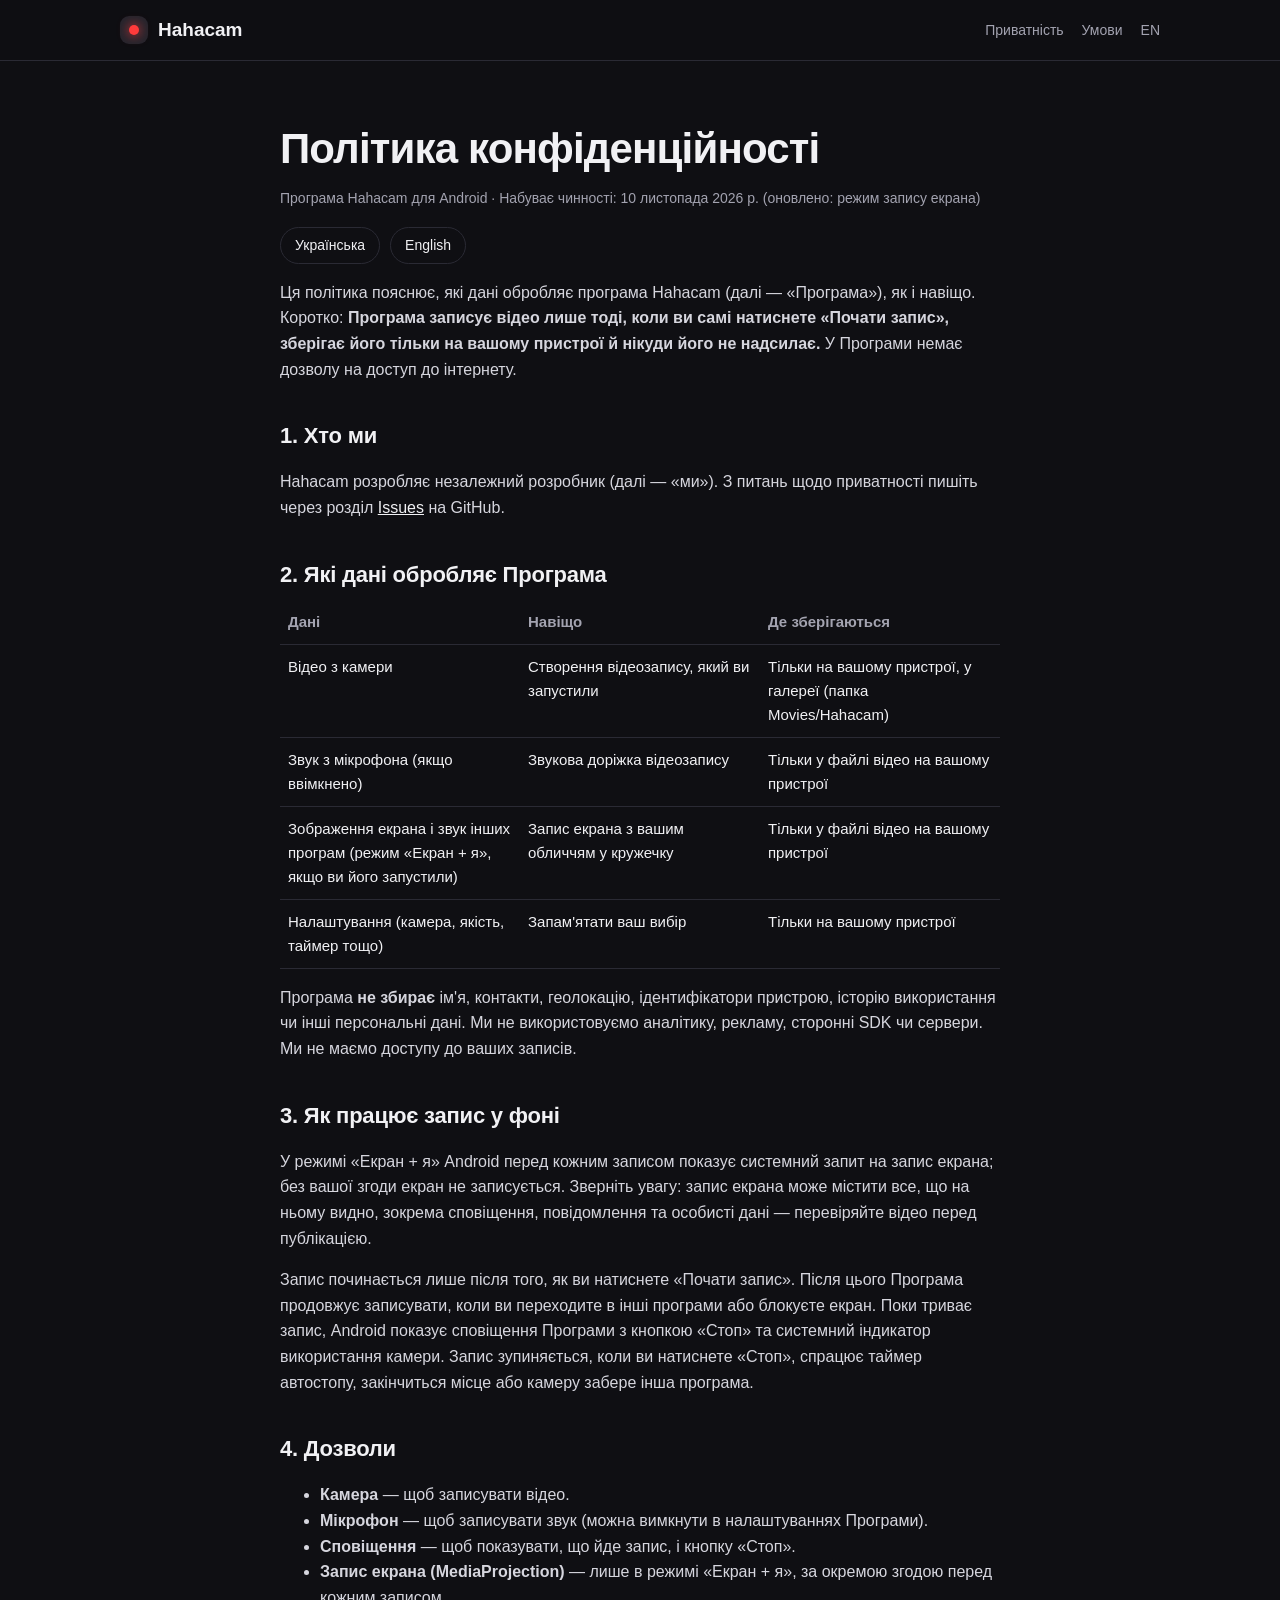
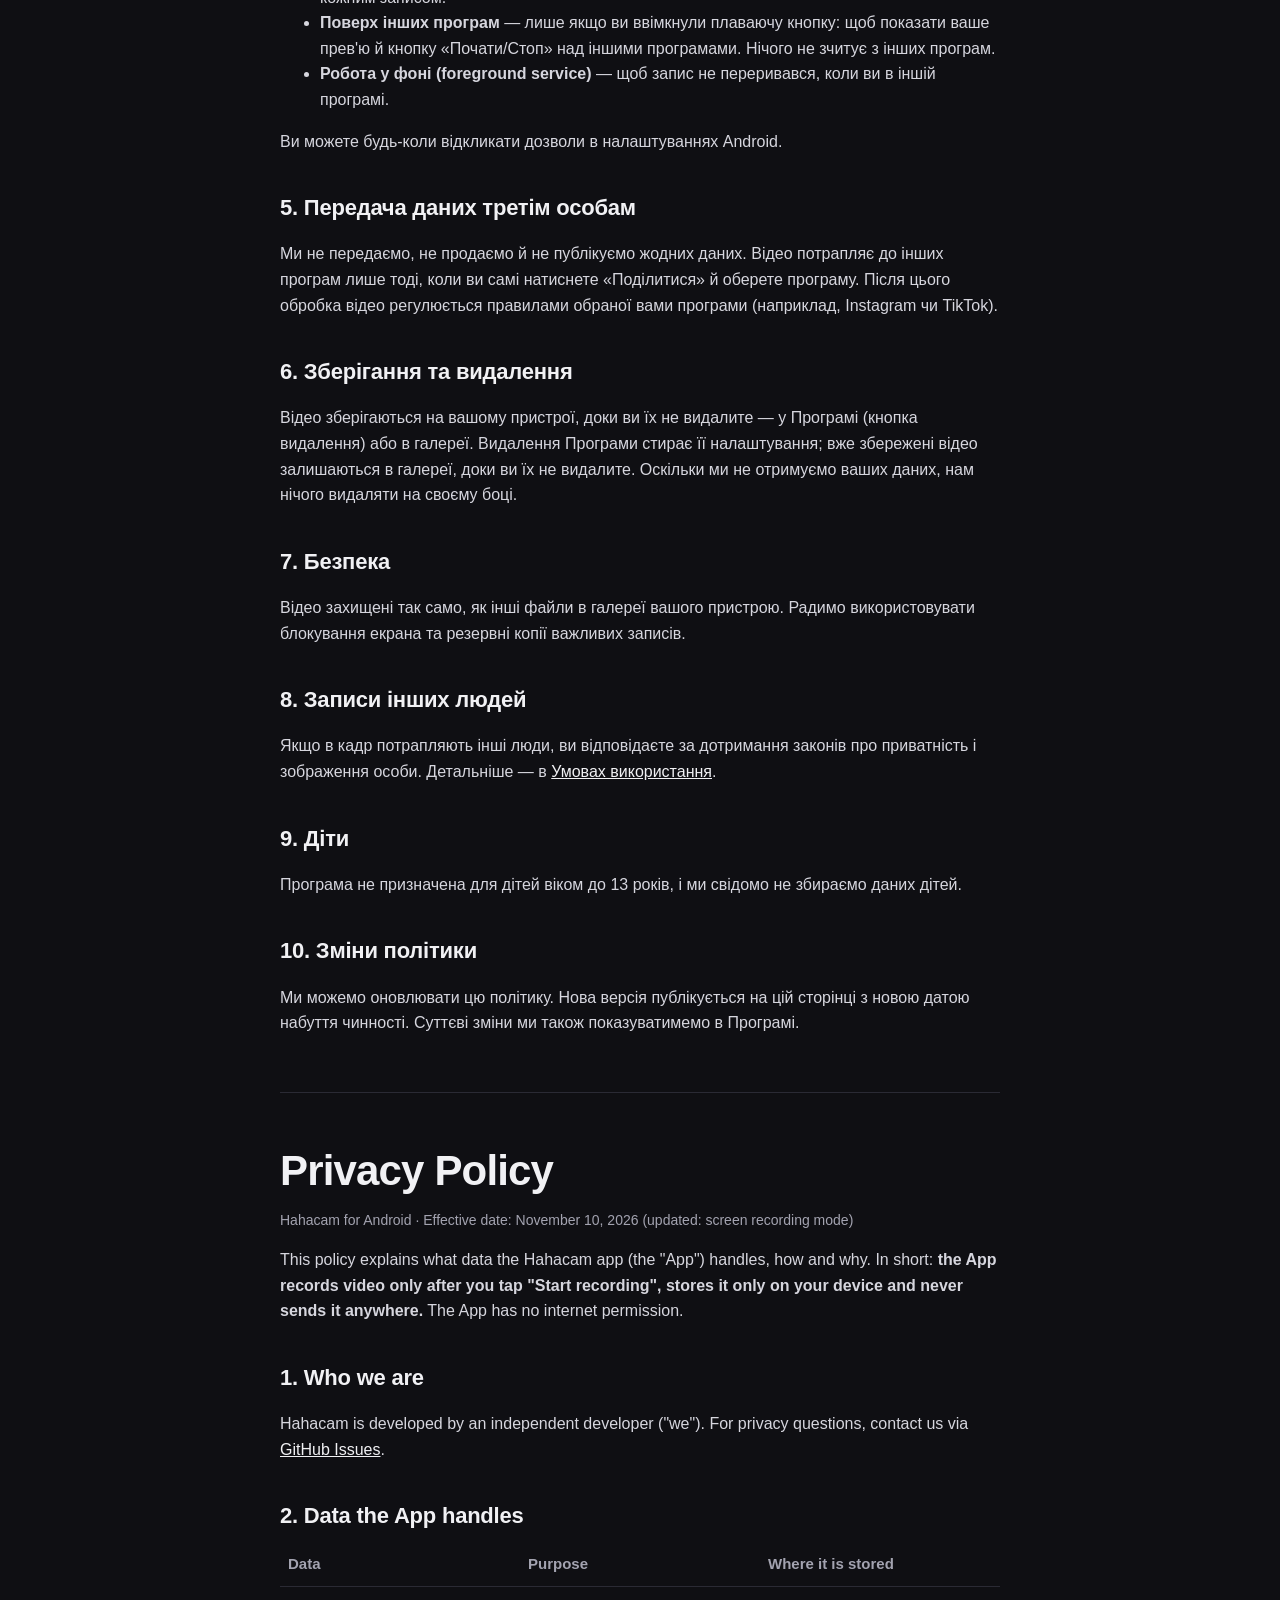
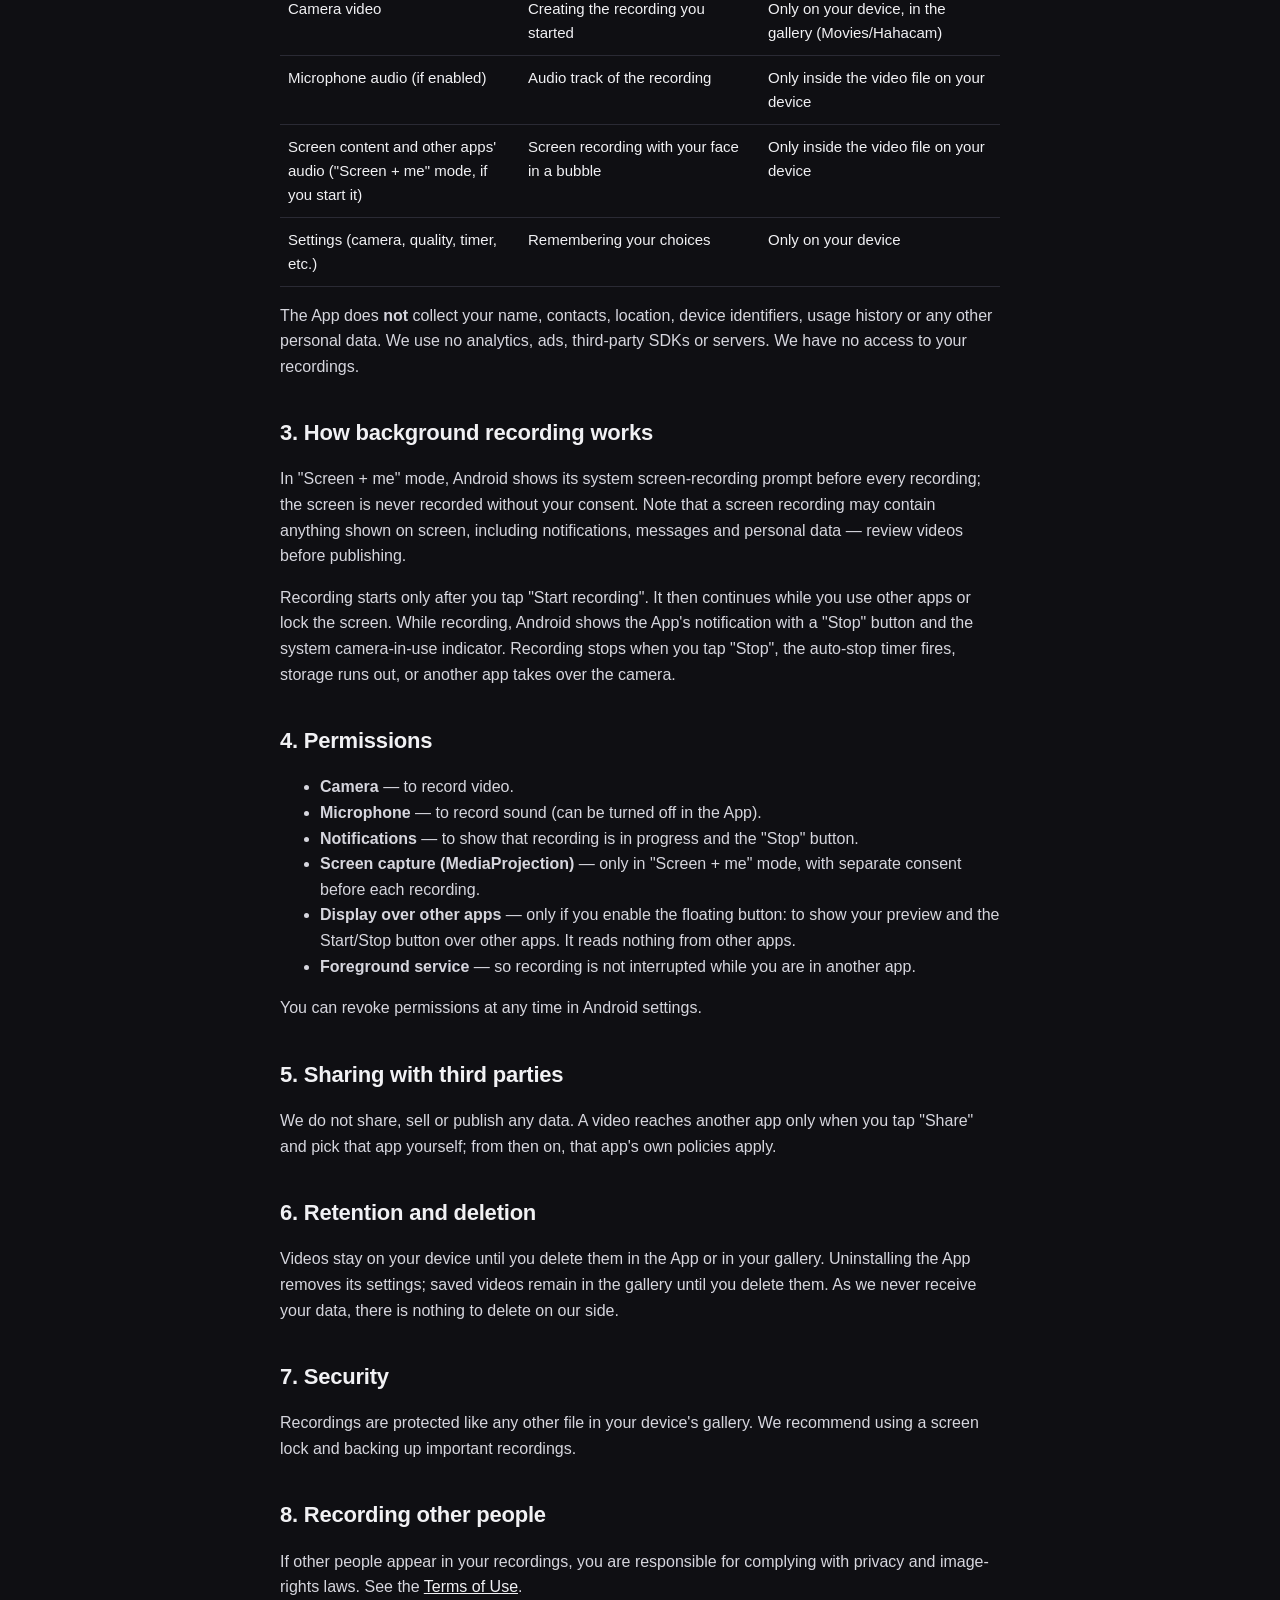
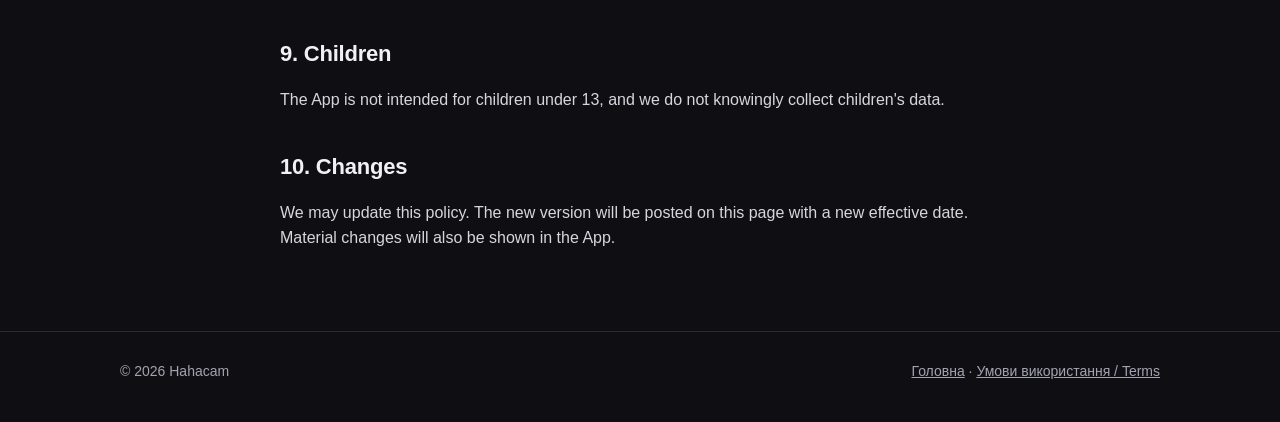
<file: site/privacy.html>
<!DOCTYPE html>
<html lang="uk">
<head>
  <meta charset="utf-8">
  <meta name="viewport" content="width=device-width, initial-scale=1">
  <title>Політика конфіденційності — Hahacam</title>
  <meta name="description" content="Політика конфіденційності програми Hahacam для Android. Privacy Policy of the Hahacam Android app.">
  <meta name="theme-color" content="#0f0f13">
  <link rel="icon" href="favicon.svg" type="image/svg+xml">
  <link rel="stylesheet" href="style.css">
</head>
<body>

<nav class="nav">
  <div class="wrap">
    <a class="logo" href="/"><span class="logo-dot"><span></span></span>Hahacam</a>
    <div class="nav-links"><a href="/privacy">Приватність</a><a href="/terms">Умови</a><a href="#en">EN</a></div>
  </div>
</nav>

<main class="legal">
  <h1>Політика конфіденційності</h1>
  <p class="meta">Програма Hahacam для Android · Набуває чинності: 10 листопада 2026 р. (оновлено: режим запису екрана)</p>
  <div class="lang"><a href="#uk">Українська</a><a href="#en">English</a></div>

  <div id="uk">
    <p>Ця політика пояснює, які дані обробляє програма Hahacam (далі — «Програма»), як і навіщо. Коротко: <b>Програма записує відео лише тоді, коли ви самі натиснете «Почати запис», зберігає його тільки на вашому пристрої й нікуди його не надсилає.</b> У Програми немає дозволу на доступ до інтернету.</p>

    <h2>1. Хто ми</h2>
    <p>Hahacam розробляє незалежний розробник (далі — «ми»). З питань щодо приватності пишіть через розділ <a href="https://github.com/andriyshevchenko/FaceCam/issues">Issues</a> на GitHub.</p>

    <h2>2. Які дані обробляє Програма</h2>
    <table>
      <tr><th>Дані</th><th>Навіщо</th><th>Де зберігаються</th></tr>
      <tr><td>Відео з камери</td><td>Створення відеозапису, який ви запустили</td><td>Тільки на вашому пристрої, у галереї (папка Movies/Hahacam)</td></tr>
      <tr><td>Звук з мікрофона (якщо ввімкнено)</td><td>Звукова доріжка відеозапису</td><td>Тільки у файлі відео на вашому пристрої</td></tr>
      <tr><td>Зображення екрана і звук інших програм (режим «Екран + я», якщо ви його запустили)</td><td>Запис екрана з вашим обличчям у кружечку</td><td>Тільки у файлі відео на вашому пристрої</td></tr>
      <tr><td>Налаштування (камера, якість, таймер тощо)</td><td>Запам'ятати ваш вибір</td><td>Тільки на вашому пристрої</td></tr>
    </table>
    <p>Програма <b>не збирає</b> ім'я, контакти, геолокацію, ідентифікатори пристрою, історію використання чи інші персональні дані. Ми не використовуємо аналітику, рекламу, сторонні SDK чи сервери. Ми не маємо доступу до ваших записів.</p>

    <h2>3. Як працює запис у фоні</h2>
    <p>У режимі «Екран + я» Android перед кожним записом показує системний запит на запис екрана; без вашої згоди екран не записується. Зверніть увагу: запис екрана може містити все, що на ньому видно, зокрема сповіщення, повідомлення та особисті дані — перевіряйте відео перед публікацією.</p>
    <p>Запис починається лише після того, як ви натиснете «Почати запис». Після цього Програма продовжує записувати, коли ви переходите в інші програми або блокуєте екран. Поки триває запис, Android показує сповіщення Програми з кнопкою «Стоп» та системний індикатор використання камери. Запис зупиняється, коли ви натиснете «Стоп», спрацює таймер автостопу, закінчиться місце або камеру забере інша програма.</p>

    <h2>4. Дозволи</h2>
    <ul>
      <li><b>Камера</b> — щоб записувати відео.</li>
      <li><b>Мікрофон</b> — щоб записувати звук (можна вимкнути в налаштуваннях Програми).</li>
      <li><b>Сповіщення</b> — щоб показувати, що йде запис, і кнопку «Стоп».</li>
      <li><b>Запис екрана (MediaProjection)</b> — лише в режимі «Екран + я», за окремою згодою перед кожним записом.</li>
      <li><b>Поверх інших програм</b> — лише якщо ви ввімкнули плаваючу кнопку: щоб показати ваше прев'ю й кнопку «Почати/Стоп» над іншими програмами. Нічого не зчитує з інших програм.</li>
      <li><b>Робота у фоні (foreground service)</b> — щоб запис не переривався, коли ви в іншій програмі.</li>
    </ul>
    <p>Ви можете будь-коли відкликати дозволи в налаштуваннях Android.</p>

    <h2>5. Передача даних третім особам</h2>
    <p>Ми не передаємо, не продаємо й не публікуємо жодних даних. Відео потрапляє до інших програм лише тоді, коли ви самі натиснете «Поділитися» й оберете програму. Після цього обробка відео регулюється правилами обраної вами програми (наприклад, Instagram чи TikTok).</p>

    <h2>6. Зберігання та видалення</h2>
    <p>Відео зберігаються на вашому пристрої, доки ви їх не видалите — у Програмі (кнопка видалення) або в галереї. Видалення Програми стирає її налаштування; вже збережені відео залишаються в галереї, доки ви їх не видалите. Оскільки ми не отримуємо ваших даних, нам нічого видаляти на своєму боці.</p>

    <h2>7. Безпека</h2>
    <p>Відео захищені так само, як інші файли в галереї вашого пристрою. Радимо використовувати блокування екрана та резервні копії важливих записів.</p>

    <h2>8. Записи інших людей</h2>
    <p>Якщо в кадр потрапляють інші люди, ви відповідаєте за дотримання законів про приватність і зображення особи. Детальніше — в <a href="/terms">Умовах використання</a>.</p>

    <h2>9. Діти</h2>
    <p>Програма не призначена для дітей віком до 13 років, і ми свідомо не збираємо даних дітей.</p>

    <h2>10. Зміни політики</h2>
    <p>Ми можемо оновлювати цю політику. Нова версія публікується на цій сторінці з новою датою набуття чинності. Суттєві зміни ми також показуватимемо в Програмі.</p>
  </div>

  <hr>

  <div id="en">
    <h1>Privacy Policy</h1>
    <p class="meta">Hahacam for Android · Effective date: November 10, 2026 (updated: screen recording mode)</p>
    <p>This policy explains what data the Hahacam app (the "App") handles, how and why. In short: <b>the App records video only after you tap "Start recording", stores it only on your device and never sends it anywhere.</b> The App has no internet permission.</p>

    <h2>1. Who we are</h2>
    <p>Hahacam is developed by an independent developer ("we"). For privacy questions, contact us via <a href="https://github.com/andriyshevchenko/FaceCam/issues">GitHub Issues</a>.</p>

    <h2>2. Data the App handles</h2>
    <table>
      <tr><th>Data</th><th>Purpose</th><th>Where it is stored</th></tr>
      <tr><td>Camera video</td><td>Creating the recording you started</td><td>Only on your device, in the gallery (Movies/Hahacam)</td></tr>
      <tr><td>Microphone audio (if enabled)</td><td>Audio track of the recording</td><td>Only inside the video file on your device</td></tr>
      <tr><td>Screen content and other apps' audio ("Screen + me" mode, if you start it)</td><td>Screen recording with your face in a bubble</td><td>Only inside the video file on your device</td></tr>
      <tr><td>Settings (camera, quality, timer, etc.)</td><td>Remembering your choices</td><td>Only on your device</td></tr>
    </table>
    <p>The App does <b>not</b> collect your name, contacts, location, device identifiers, usage history or any other personal data. We use no analytics, ads, third-party SDKs or servers. We have no access to your recordings.</p>

    <h2>3. How background recording works</h2>
    <p>In "Screen + me" mode, Android shows its system screen-recording prompt before every recording; the screen is never recorded without your consent. Note that a screen recording may contain anything shown on screen, including notifications, messages and personal data — review videos before publishing.</p>
    <p>Recording starts only after you tap "Start recording". It then continues while you use other apps or lock the screen. While recording, Android shows the App's notification with a "Stop" button and the system camera-in-use indicator. Recording stops when you tap "Stop", the auto-stop timer fires, storage runs out, or another app takes over the camera.</p>

    <h2>4. Permissions</h2>
    <ul>
      <li><b>Camera</b> — to record video.</li>
      <li><b>Microphone</b> — to record sound (can be turned off in the App).</li>
      <li><b>Notifications</b> — to show that recording is in progress and the "Stop" button.</li>
      <li><b>Screen capture (MediaProjection)</b> — only in "Screen + me" mode, with separate consent before each recording.</li>
      <li><b>Display over other apps</b> — only if you enable the floating button: to show your preview and the Start/Stop button over other apps. It reads nothing from other apps.</li>
      <li><b>Foreground service</b> — so recording is not interrupted while you are in another app.</li>
    </ul>
    <p>You can revoke permissions at any time in Android settings.</p>

    <h2>5. Sharing with third parties</h2>
    <p>We do not share, sell or publish any data. A video reaches another app only when you tap "Share" and pick that app yourself; from then on, that app's own policies apply.</p>

    <h2>6. Retention and deletion</h2>
    <p>Videos stay on your device until you delete them in the App or in your gallery. Uninstalling the App removes its settings; saved videos remain in the gallery until you delete them. As we never receive your data, there is nothing to delete on our side.</p>

    <h2>7. Security</h2>
    <p>Recordings are protected like any other file in your device's gallery. We recommend using a screen lock and backing up important recordings.</p>

    <h2>8. Recording other people</h2>
    <p>If other people appear in your recordings, you are responsible for complying with privacy and image-rights laws. See the <a href="/terms">Terms of Use</a>.</p>

    <h2>9. Children</h2>
    <p>The App is not intended for children under 13, and we do not knowingly collect children's data.</p>

    <h2>10. Changes</h2>
    <p>We may update this policy. The new version will be posted on this page with a new effective date. Material changes will also be shown in the App.</p>
  </div>
</main>

<footer>
  <div class="wrap">
    <span>© 2026 Hahacam</span>
    <span><a href="/">Головна</a> · <a href="/terms">Умови використання / Terms</a></span>
  </div>
</footer>
</body>
</html>
</file>
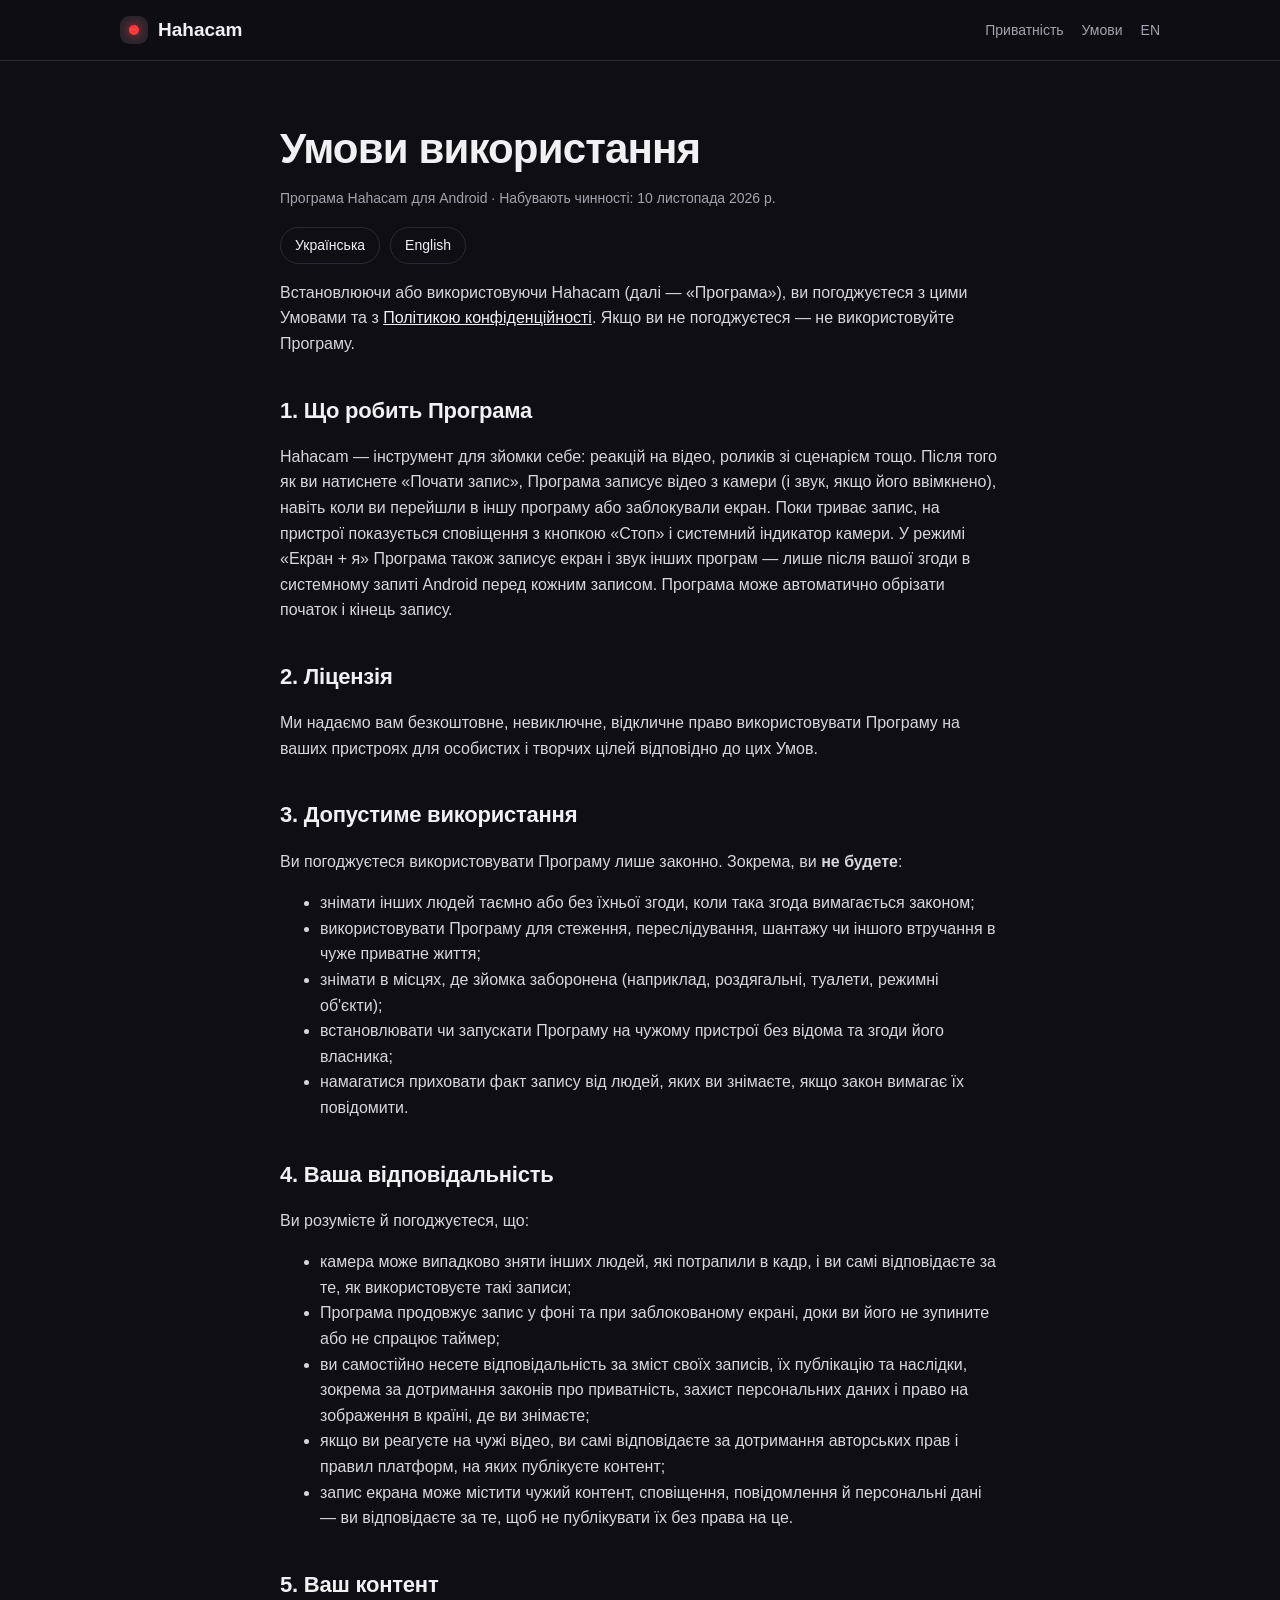
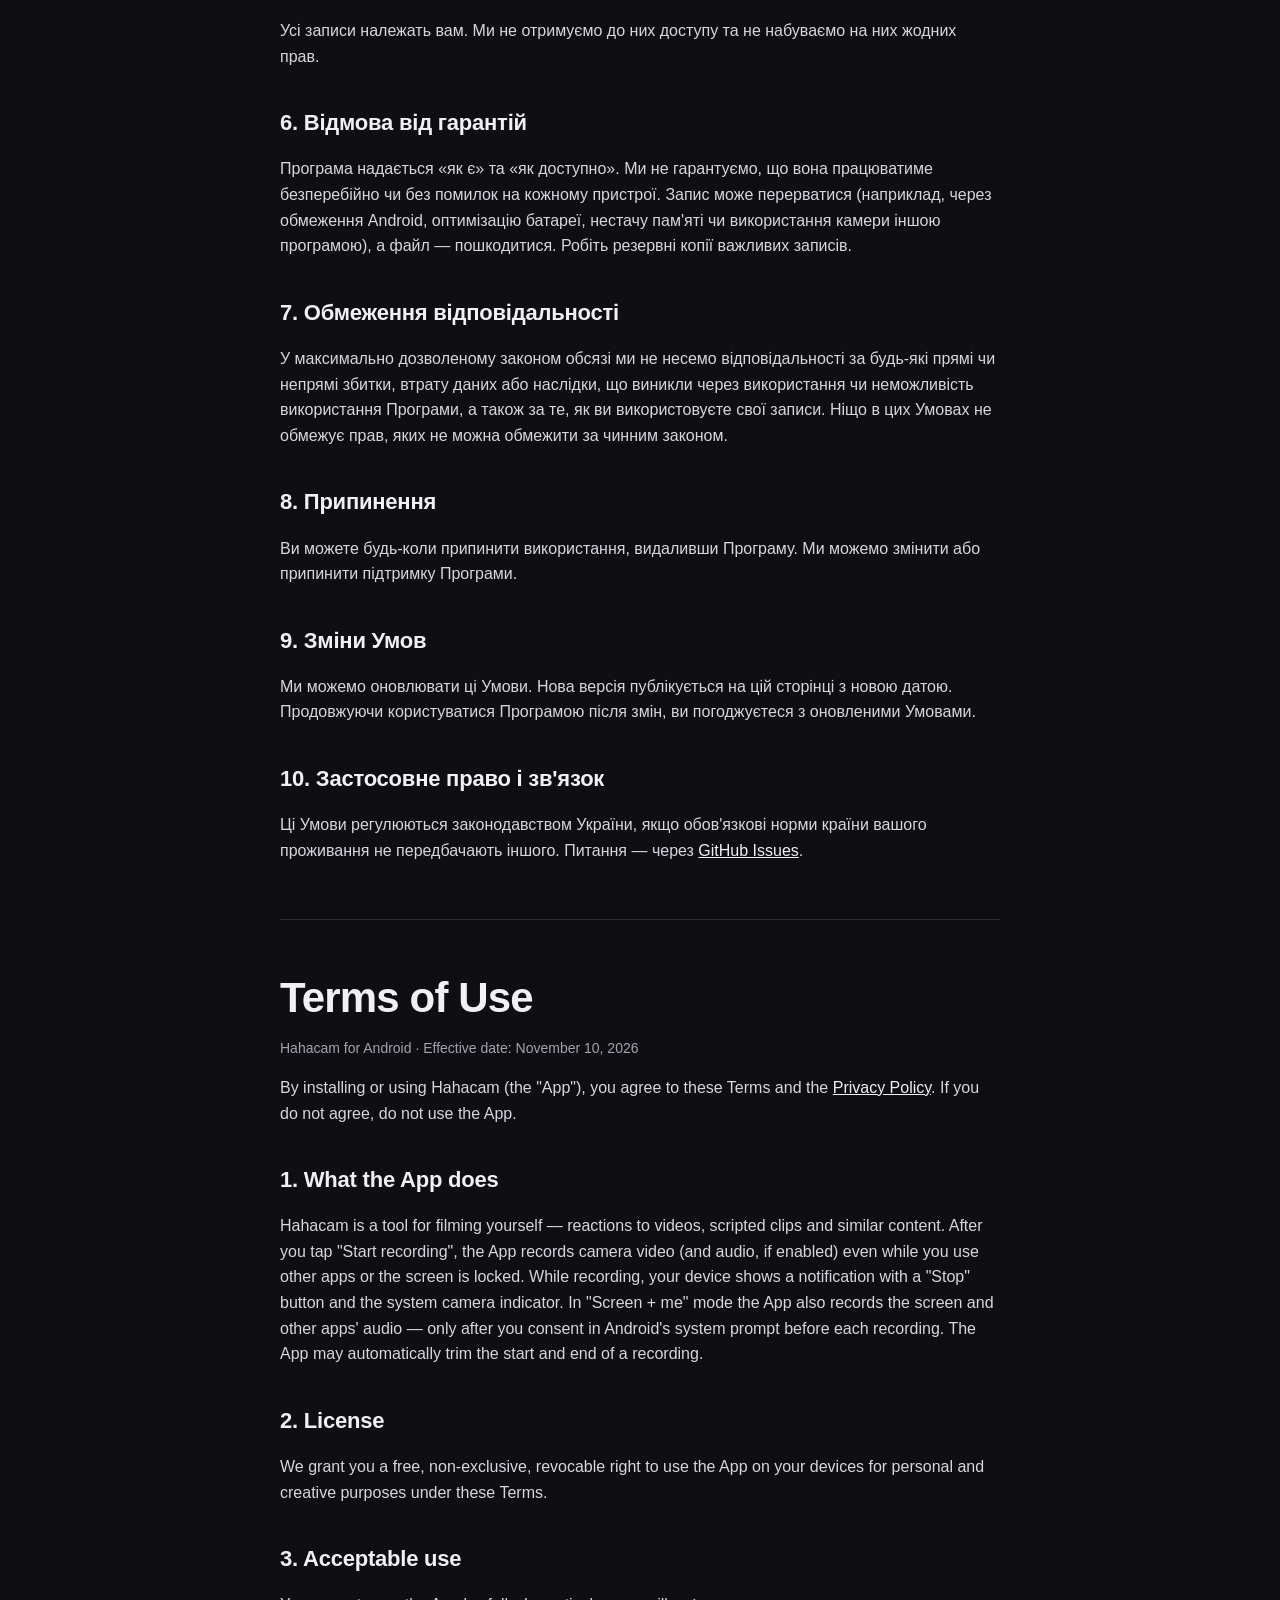
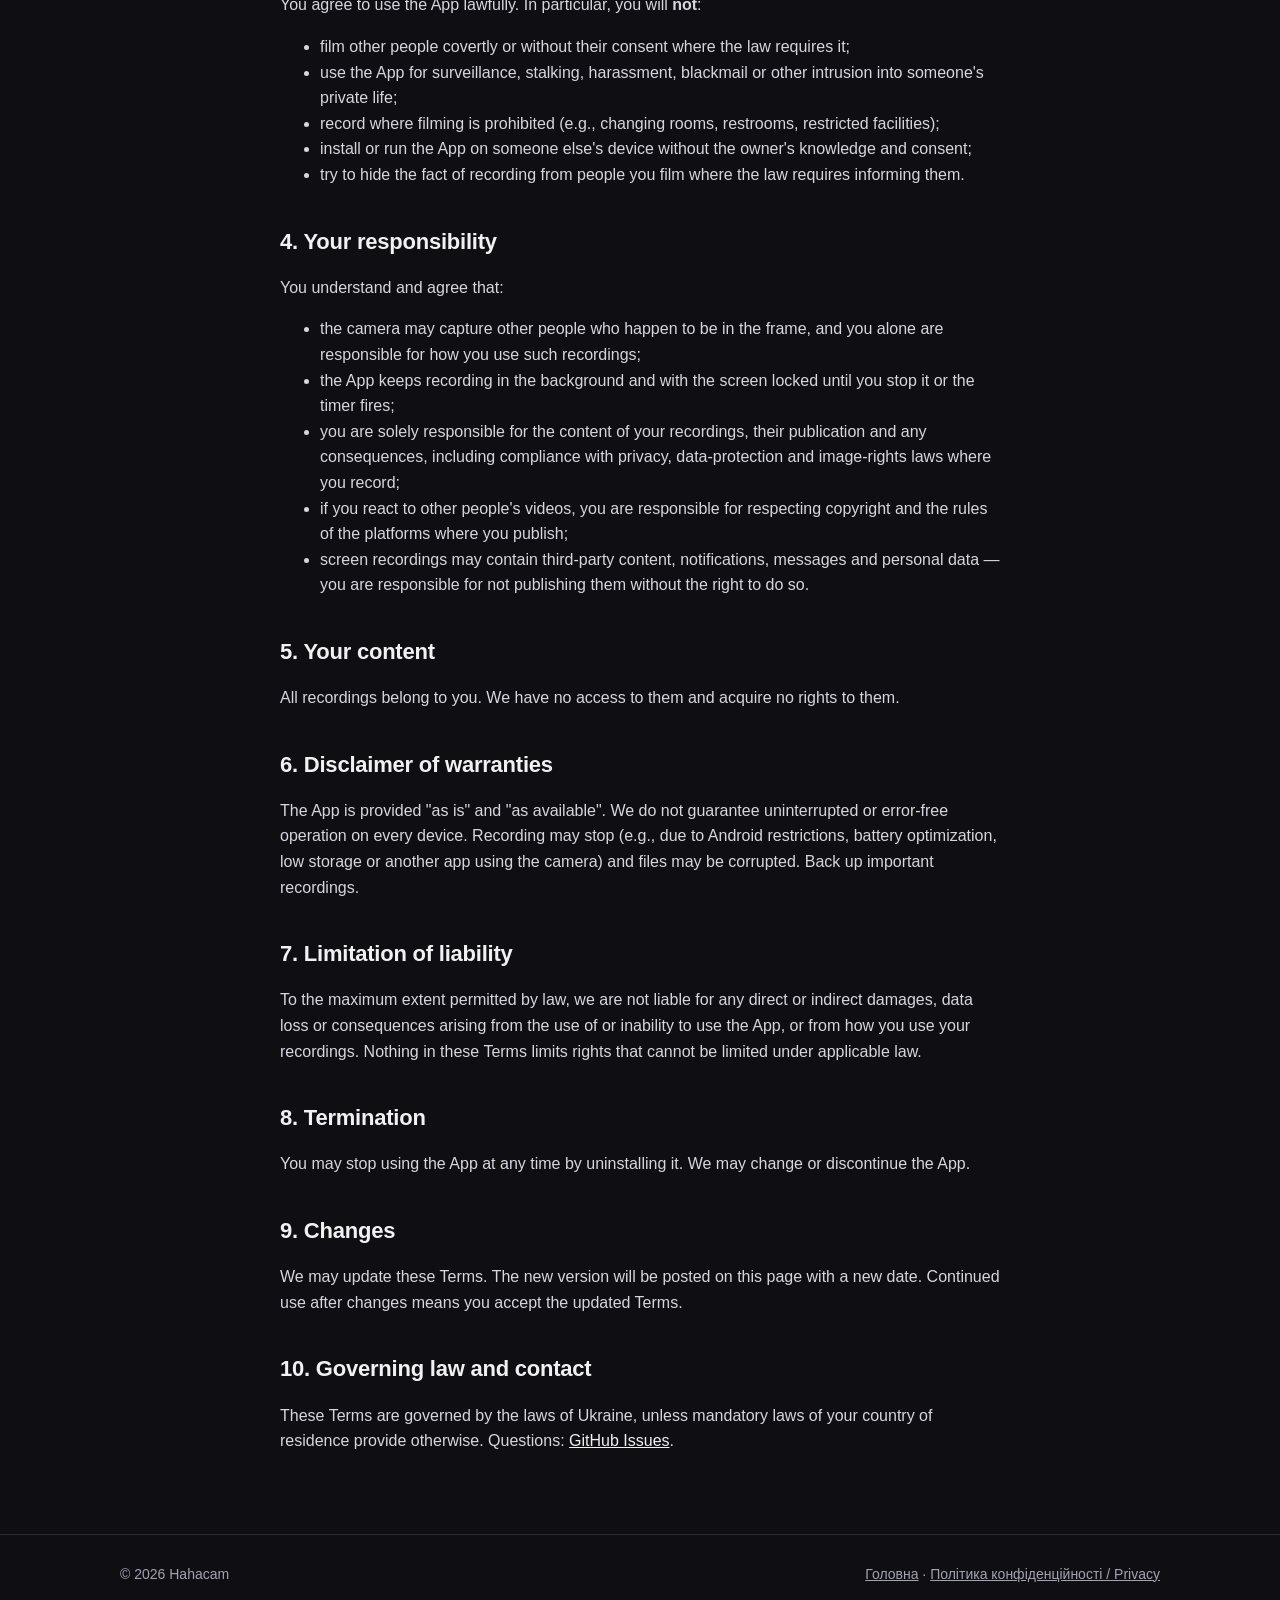
<file: site/terms.html>
<!DOCTYPE html>
<html lang="uk">
<head>
  <meta charset="utf-8">
  <meta name="viewport" content="width=device-width, initial-scale=1">
  <title>Умови використання — Hahacam</title>
  <meta name="description" content="Умови використання програми Hahacam для Android. Terms of Use of the Hahacam Android app.">
  <meta name="theme-color" content="#0f0f13">
  <link rel="icon" href="favicon.svg" type="image/svg+xml">
  <link rel="stylesheet" href="style.css">
</head>
<body>

<nav class="nav">
  <div class="wrap">
    <a class="logo" href="/"><span class="logo-dot"><span></span></span>Hahacam</a>
    <div class="nav-links"><a href="/privacy">Приватність</a><a href="/terms">Умови</a><a href="#en">EN</a></div>
  </div>
</nav>

<main class="legal">
  <h1>Умови використання</h1>
  <p class="meta">Програма Hahacam для Android · Набувають чинності: 10 листопада 2026 р.</p>
  <div class="lang"><a href="#uk">Українська</a><a href="#en">English</a></div>

  <div id="uk">
    <p>Встановлюючи або використовуючи Hahacam (далі — «Програма»), ви погоджуєтеся з цими Умовами та з <a href="/privacy">Політикою конфіденційності</a>. Якщо ви не погоджуєтеся — не використовуйте Програму.</p>

    <h2>1. Що робить Програма</h2>
    <p>Hahacam — інструмент для зйомки себе: реакцій на відео, роликів зі сценарієм тощо. Після того як ви натиснете «Почати запис», Програма записує відео з камери (і звук, якщо його ввімкнено), навіть коли ви перейшли в іншу програму або заблокували екран. Поки триває запис, на пристрої показується сповіщення з кнопкою «Стоп» і системний індикатор камери. У режимі «Екран + я» Програма також записує екран і звук інших програм — лише після вашої згоди в системному запиті Android перед кожним записом. Програма може автоматично обрізати початок і кінець запису.</p>

    <h2>2. Ліцензія</h2>
    <p>Ми надаємо вам безкоштовне, невиключне, відкличне право використовувати Програму на ваших пристроях для особистих і творчих цілей відповідно до цих Умов.</p>

    <h2>3. Допустиме використання</h2>
    <p>Ви погоджуєтеся використовувати Програму лише законно. Зокрема, ви <b>не будете</b>:</p>
    <ul>
      <li>знімати інших людей таємно або без їхньої згоди, коли така згода вимагається законом;</li>
      <li>використовувати Програму для стеження, переслідування, шантажу чи іншого втручання в чуже приватне життя;</li>
      <li>знімати в місцях, де зйомка заборонена (наприклад, роздягальні, туалети, режимні об'єкти);</li>
      <li>встановлювати чи запускати Програму на чужому пристрої без відома та згоди його власника;</li>
      <li>намагатися приховати факт запису від людей, яких ви знімаєте, якщо закон вимагає їх повідомити.</li>
    </ul>

    <h2>4. Ваша відповідальність</h2>
    <p>Ви розумієте й погоджуєтеся, що:</p>
    <ul>
      <li>камера може випадково зняти інших людей, які потрапили в кадр, і ви самі відповідаєте за те, як використовуєте такі записи;</li>
      <li>Програма продовжує запис у фоні та при заблокованому екрані, доки ви його не зупините або не спрацює таймер;</li>
      <li>ви самостійно несете відповідальність за зміст своїх записів, їх публікацію та наслідки, зокрема за дотримання законів про приватність, захист персональних даних і право на зображення в країні, де ви знімаєте;</li>
      <li>якщо ви реагуєте на чужі відео, ви самі відповідаєте за дотримання авторських прав і правил платформ, на яких публікуєте контент;</li>
      <li>запис екрана може містити чужий контент, сповіщення, повідомлення й персональні дані — ви відповідаєте за те, щоб не публікувати їх без права на це.</li>
    </ul>

    <h2>5. Ваш контент</h2>
    <p>Усі записи належать вам. Ми не отримуємо до них доступу та не набуваємо на них жодних прав.</p>

    <h2>6. Відмова від гарантій</h2>
    <p>Програма надається «як є» та «як доступно». Ми не гарантуємо, що вона працюватиме безперебійно чи без помилок на кожному пристрої. Запис може перерватися (наприклад, через обмеження Android, оптимізацію батареї, нестачу пам'яті чи використання камери іншою програмою), а файл — пошкодитися. Робіть резервні копії важливих записів.</p>

    <h2>7. Обмеження відповідальності</h2>
    <p>У максимально дозволеному законом обсязі ми не несемо відповідальності за будь-які прямі чи непрямі збитки, втрату даних або наслідки, що виникли через використання чи неможливість використання Програми, а також за те, як ви використовуєте свої записи. Ніщо в цих Умовах не обмежує прав, яких не можна обмежити за чинним законом.</p>

    <h2>8. Припинення</h2>
    <p>Ви можете будь-коли припинити використання, видаливши Програму. Ми можемо змінити або припинити підтримку Програми.</p>

    <h2>9. Зміни Умов</h2>
    <p>Ми можемо оновлювати ці Умови. Нова версія публікується на цій сторінці з новою датою. Продовжуючи користуватися Програмою після змін, ви погоджуєтеся з оновленими Умовами.</p>

    <h2>10. Застосовне право і зв'язок</h2>
    <p>Ці Умови регулюються законодавством України, якщо обов'язкові норми країни вашого проживання не передбачають іншого. Питання — через <a href="https://github.com/andriyshevchenko/FaceCam/issues">GitHub Issues</a>.</p>
  </div>

  <hr>

  <div id="en">
    <h1>Terms of Use</h1>
    <p class="meta">Hahacam for Android · Effective date: November 10, 2026</p>
    <p>By installing or using Hahacam (the "App"), you agree to these Terms and the <a href="/privacy">Privacy Policy</a>. If you do not agree, do not use the App.</p>

    <h2>1. What the App does</h2>
    <p>Hahacam is a tool for filming yourself — reactions to videos, scripted clips and similar content. After you tap "Start recording", the App records camera video (and audio, if enabled) even while you use other apps or the screen is locked. While recording, your device shows a notification with a "Stop" button and the system camera indicator. In "Screen + me" mode the App also records the screen and other apps' audio — only after you consent in Android's system prompt before each recording. The App may automatically trim the start and end of a recording.</p>

    <h2>2. License</h2>
    <p>We grant you a free, non-exclusive, revocable right to use the App on your devices for personal and creative purposes under these Terms.</p>

    <h2>3. Acceptable use</h2>
    <p>You agree to use the App lawfully. In particular, you will <b>not</b>:</p>
    <ul>
      <li>film other people covertly or without their consent where the law requires it;</li>
      <li>use the App for surveillance, stalking, harassment, blackmail or other intrusion into someone's private life;</li>
      <li>record where filming is prohibited (e.g., changing rooms, restrooms, restricted facilities);</li>
      <li>install or run the App on someone else's device without the owner's knowledge and consent;</li>
      <li>try to hide the fact of recording from people you film where the law requires informing them.</li>
    </ul>

    <h2>4. Your responsibility</h2>
    <p>You understand and agree that:</p>
    <ul>
      <li>the camera may capture other people who happen to be in the frame, and you alone are responsible for how you use such recordings;</li>
      <li>the App keeps recording in the background and with the screen locked until you stop it or the timer fires;</li>
      <li>you are solely responsible for the content of your recordings, their publication and any consequences, including compliance with privacy, data-protection and image-rights laws where you record;</li>
      <li>if you react to other people's videos, you are responsible for respecting copyright and the rules of the platforms where you publish;</li>
      <li>screen recordings may contain third-party content, notifications, messages and personal data — you are responsible for not publishing them without the right to do so.</li>
    </ul>

    <h2>5. Your content</h2>
    <p>All recordings belong to you. We have no access to them and acquire no rights to them.</p>

    <h2>6. Disclaimer of warranties</h2>
    <p>The App is provided "as is" and "as available". We do not guarantee uninterrupted or error-free operation on every device. Recording may stop (e.g., due to Android restrictions, battery optimization, low storage or another app using the camera) and files may be corrupted. Back up important recordings.</p>

    <h2>7. Limitation of liability</h2>
    <p>To the maximum extent permitted by law, we are not liable for any direct or indirect damages, data loss or consequences arising from the use of or inability to use the App, or from how you use your recordings. Nothing in these Terms limits rights that cannot be limited under applicable law.</p>

    <h2>8. Termination</h2>
    <p>You may stop using the App at any time by uninstalling it. We may change or discontinue the App.</p>

    <h2>9. Changes</h2>
    <p>We may update these Terms. The new version will be posted on this page with a new date. Continued use after changes means you accept the updated Terms.</p>

    <h2>10. Governing law and contact</h2>
    <p>These Terms are governed by the laws of Ukraine, unless mandatory laws of your country of residence provide otherwise. Questions: <a href="https://github.com/andriyshevchenko/FaceCam/issues">GitHub Issues</a>.</p>
  </div>
</main>

<footer>
  <div class="wrap">
    <span>© 2026 Hahacam</span>
    <span><a href="/">Головна</a> · <a href="/privacy">Політика конфіденційності / Privacy</a></span>
  </div>
</footer>
</body>
</html>
</file>
<file: site/style.css>
:root {
  --bg: #0f0f13;
  --bg2: #17171d;
  --card: #1d1d25;
  --line: #2a2a34;
  --text: #f1f1f4;
  --muted: #a3a3b0;
  --accent: #ff3b3b;
  --accent2: #ff6a3d;
  --radius: 20px;
  --max: 1080px;
}

* { box-sizing: border-box; }
html { -webkit-text-size-adjust: 100%; }
body {
  margin: 0;
  background: var(--bg);
  color: var(--text);
  font: 16px/1.6 -apple-system, BlinkMacSystemFont, "Segoe UI", Roboto, "Helvetica Neue", Arial, sans-serif;
}
a { color: var(--text); }
img { max-width: 100%; display: block; }

.wrap { max-width: var(--max); margin: 0 auto; padding: 0 20px; }

/* nav */
.nav { position: sticky; top: 0; z-index: 10; background: rgba(15,15,19,.85); backdrop-filter: blur(10px); border-bottom: 1px solid var(--line); }
.nav .wrap { display: flex; align-items: center; justify-content: space-between; height: 60px; }
.logo { display: flex; align-items: center; gap: 10px; font-weight: 800; font-size: 19px; text-decoration: none; }
.logo-dot { width: 28px; height: 28px; border-radius: 9px; background: #24242c; display: grid; place-items: center; }
.logo-dot span { width: 10px; height: 10px; border-radius: 50%; background: var(--accent); box-shadow: 0 0 12px var(--accent); }
.nav-links { display: flex; gap: 18px; font-size: 14px; }
.nav-links a { color: var(--muted); text-decoration: none; }
.nav-links a:hover { color: var(--text); }

/* hero */
.hero { padding: 72px 0 56px; }
.hero .wrap { display: grid; grid-template-columns: 1.15fr .85fr; gap: 48px; align-items: center; }
.eyebrow { display: inline-flex; align-items: center; gap: 8px; font-size: 13px; color: var(--muted); border: 1px solid var(--line); border-radius: 999px; padding: 6px 12px; }
.rec { width: 8px; height: 8px; border-radius: 50%; background: var(--accent); animation: blink 1.4s infinite; }
@keyframes blink { 50% { opacity: .25; } }
h1 { font-size: clamp(34px, 6vw, 58px); line-height: 1.05; letter-spacing: -0.02em; margin: 18px 0 16px; }
h1 em { font-style: normal; background: linear-gradient(90deg, var(--accent), var(--accent2)); -webkit-background-clip: text; background-clip: text; color: transparent; }
.lead { font-size: 18px; color: var(--muted); max-width: 34em; }
.cta { display: flex; flex-wrap: wrap; gap: 12px; margin-top: 28px; }
.btn { display: inline-flex; align-items: center; gap: 10px; padding: 14px 22px; border-radius: 999px; font-weight: 700; text-decoration: none; font-size: 16px; }
.btn-main { background: var(--accent); color: #fff; }
.btn-main:hover { filter: brightness(1.08); }
.btn-ghost { border: 1px solid var(--line); color: var(--text); }
.small { font-size: 13px; color: var(--muted); margin-top: 12px; }

/* phone mock */
.phone { width: 260px; height: 530px; margin: 0 auto; border-radius: 40px; background: #050507; border: 8px solid #26262e; position: relative; overflow: hidden; box-shadow: 0 30px 80px rgba(255,59,59,.12); }
.phone .status { display: flex; justify-content: space-between; align-items: center; padding: 10px 18px 0; font-size: 11px; color: #ccc; }
.phone .green { width: 7px; height: 7px; border-radius: 50%; background: #2fd36b; display: inline-block; }
.phone .notif { margin: 12px 10px; background: #1f1f27; border-radius: 16px; padding: 10px 12px; font-size: 11px; }
.phone .notif b { display: block; font-size: 12px; margin-bottom: 2px; }
.phone .notif .row { display: flex; justify-content: space-between; align-items: center; color: var(--muted); }
.phone .notif .stop { color: var(--accent); font-weight: 700; margin-top: 6px; display: inline-block; }
.phone .feed { margin: 0 10px; border-radius: 16px; height: 360px; background:
   radial-gradient(120px 120px at 30% 30%, rgba(255,106,61,.55), transparent 70%),
   radial-gradient(160px 160px at 70% 70%, rgba(120,90,255,.45), transparent 70%), #1a1a22;
   position: relative; }
.phone .feed .lol { position: absolute; bottom: 14px; left: 14px; right: 14px; height: 10px; border-radius: 5px; background: rgba(255,255,255,.18); }
.phone .feed .lol.b { bottom: 32px; right: 60px; }

/* sections */
section { padding: 56px 0; border-top: 1px solid var(--line); }
h2 { font-size: clamp(26px, 4vw, 36px); letter-spacing: -0.01em; margin: 0 0 8px; }
.sub { color: var(--muted); margin: 0 0 32px; }
.grid { display: grid; grid-template-columns: repeat(3, 1fr); gap: 16px; }
.card { background: var(--card); border: 1px solid var(--line); border-radius: var(--radius); padding: 22px; }
.card h3 { margin: 10px 0 6px; font-size: 18px; }
.card p { margin: 0; color: var(--muted); font-size: 15px; }
.ico { width: 40px; height: 40px; border-radius: 12px; background: rgba(255,59,59,.12); display: grid; place-items: center; font-size: 20px; }
.steps { counter-reset: s; display: grid; grid-template-columns: repeat(3, 1fr); gap: 16px; }
.step { position: relative; padding-top: 44px; }
.step::before { counter-increment: s; content: counter(s); position: absolute; top: 18px; left: 22px; font-weight: 800; color: var(--accent); }

.privacy-box { display: grid; grid-template-columns: repeat(2, 1fr); gap: 16px; }
.check { display: flex; gap: 12px; align-items: flex-start; }
.check i { flex: none; font-style: normal; width: 24px; height: 24px; border-radius: 50%; background: rgba(47,211,107,.15); color: #2fd36b; display: grid; place-items: center; font-size: 14px; margin-top: 2px; }

details { background: var(--card); border: 1px solid var(--line); border-radius: 16px; padding: 16px 20px; margin-bottom: 10px; }
summary { cursor: pointer; font-weight: 700; }
details p { color: var(--muted); margin: 10px 0 0; }

.final { text-align: center; }
.final .cta { justify-content: center; }

footer { border-top: 1px solid var(--line); padding: 28px 0 40px; color: var(--muted); font-size: 14px; }
footer .wrap { display: flex; flex-wrap: wrap; gap: 12px 24px; justify-content: space-between; }
footer a { color: var(--muted); }

/* legal pages */
.legal { max-width: 760px; margin: 0 auto; padding: 48px 20px 64px; }
.legal h1 { font-size: clamp(30px, 5vw, 42px); }
.legal h2 { font-size: 22px; margin: 36px 0 8px; }
.legal p, .legal li { color: #d6d6de; }
.legal .meta { color: var(--muted); font-size: 14px; }
.legal .lang { display: flex; gap: 10px; margin: 18px 0 8px; }
.legal .lang a { border: 1px solid var(--line); border-radius: 999px; padding: 6px 14px; text-decoration: none; font-size: 14px; }
.legal hr { border: 0; border-top: 1px solid var(--line); margin: 56px 0; }
.legal table { width: 100%; border-collapse: collapse; font-size: 15px; }
.legal td, .legal th { border-bottom: 1px solid var(--line); padding: 10px 8px; text-align: left; vertical-align: top; }
.legal th { color: var(--muted); font-weight: 600; }

@media (max-width: 820px) {
  .hero { padding-top: 40px; }
  .hero .wrap { grid-template-columns: 1fr; }
  .phone { width: 220px; height: 440px; }
  .phone .feed { height: 280px; }
  .grid, .steps, .privacy-box { grid-template-columns: 1fr; }
  .nav-links a.hide-sm { display: none; }
}

.legal table { table-layout: fixed; }
.legal td, .legal th { overflow-wrap: anywhere; }
@media (max-width: 520px) { .legal table { font-size: 13px; } .legal td, .legal th { padding: 8px 4px; } }

/* QR for desktop visitors */
.qr { display: none; align-items: center; gap: 16px; margin-top: 22px; color: var(--muted); font-size: 14px; }
.qr img { width: 104px; height: 104px; background: #fff; border-radius: 12px; padding: 6px; }
@media (min-width: 821px) { .qr { display: flex; } }
</file>
